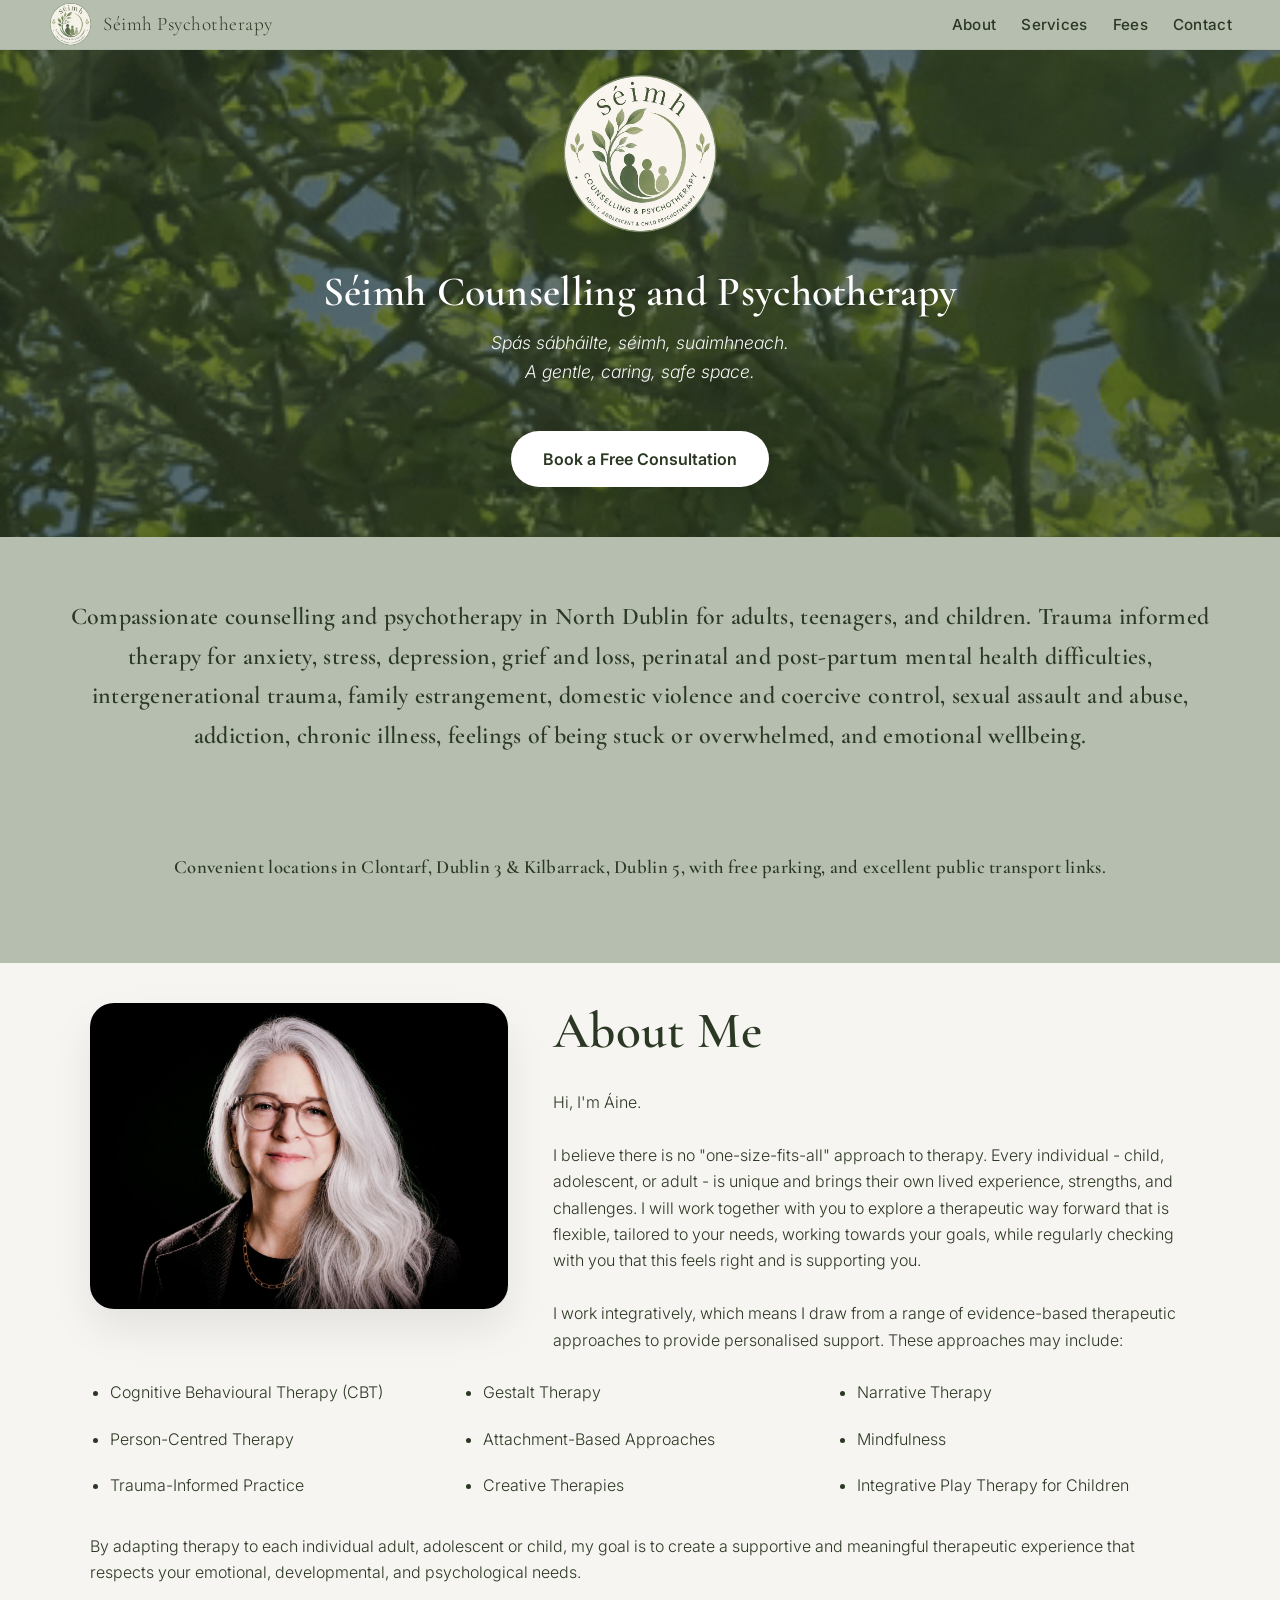
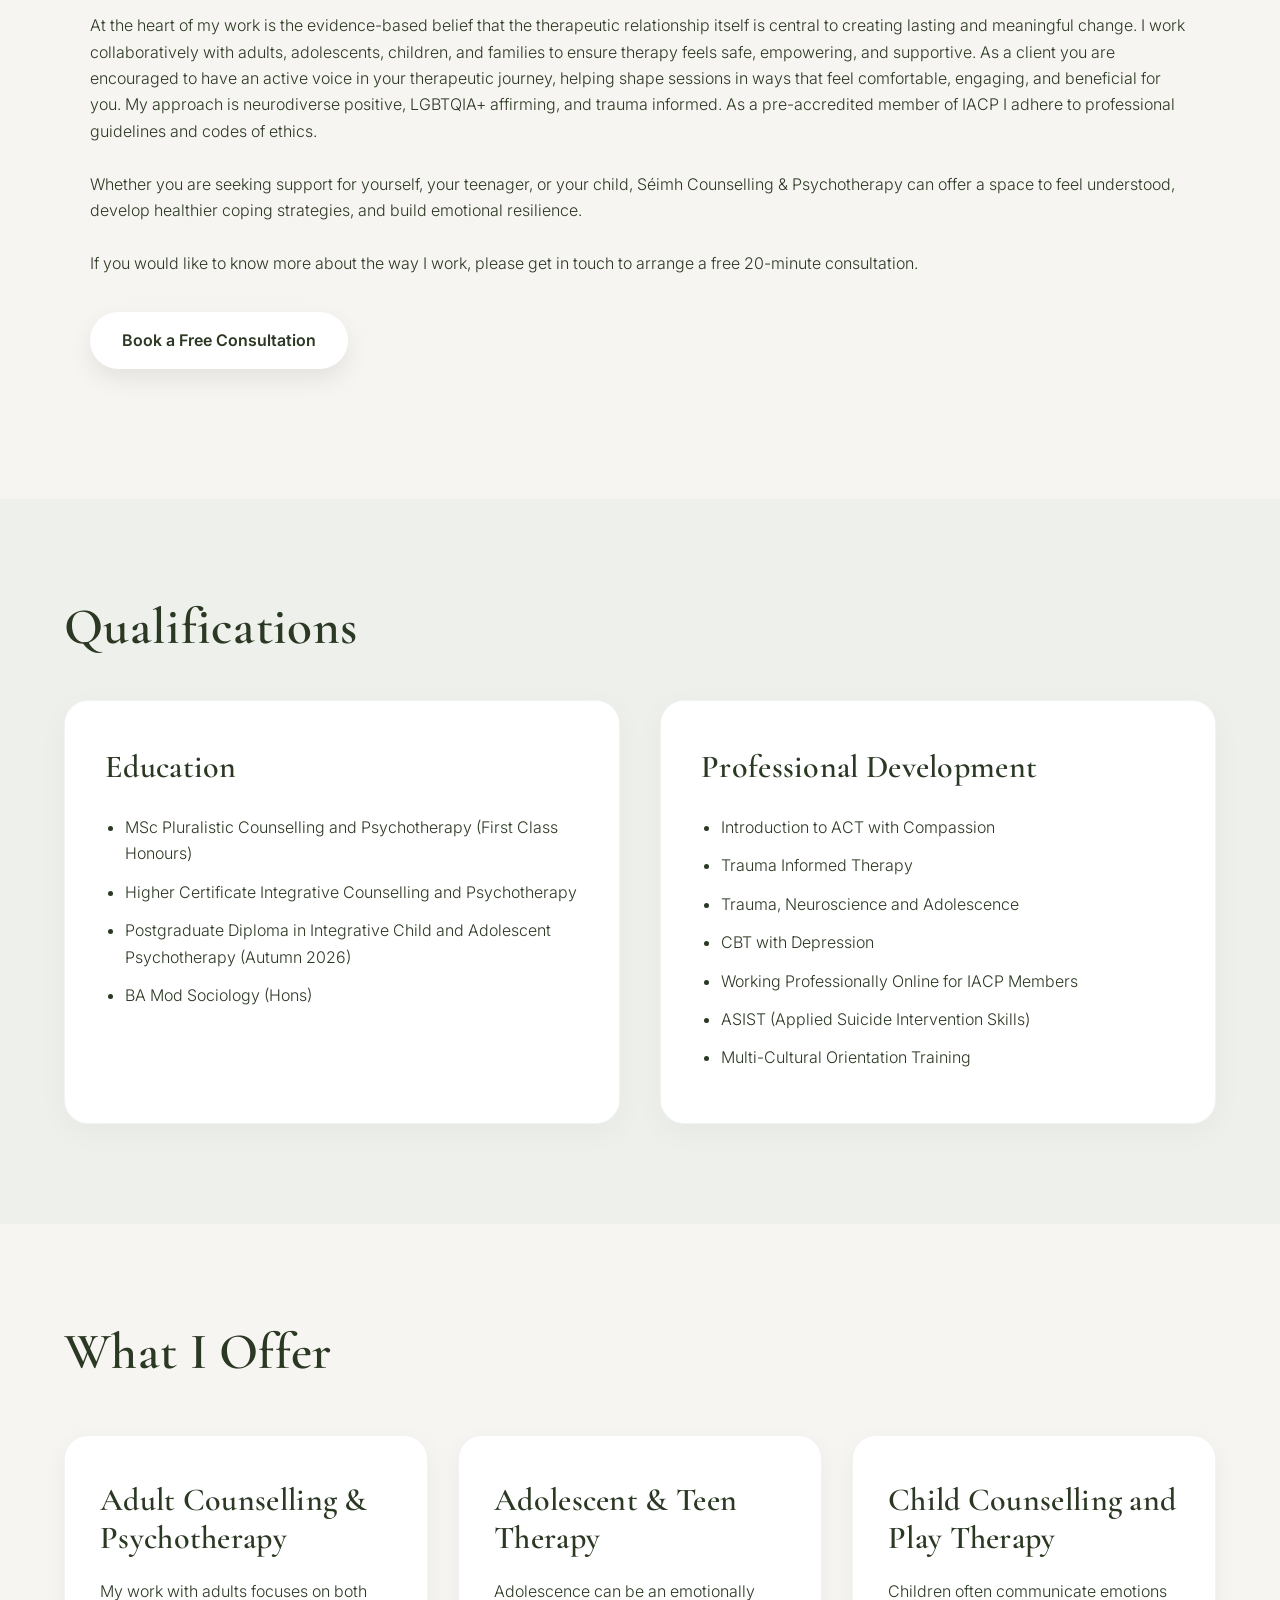
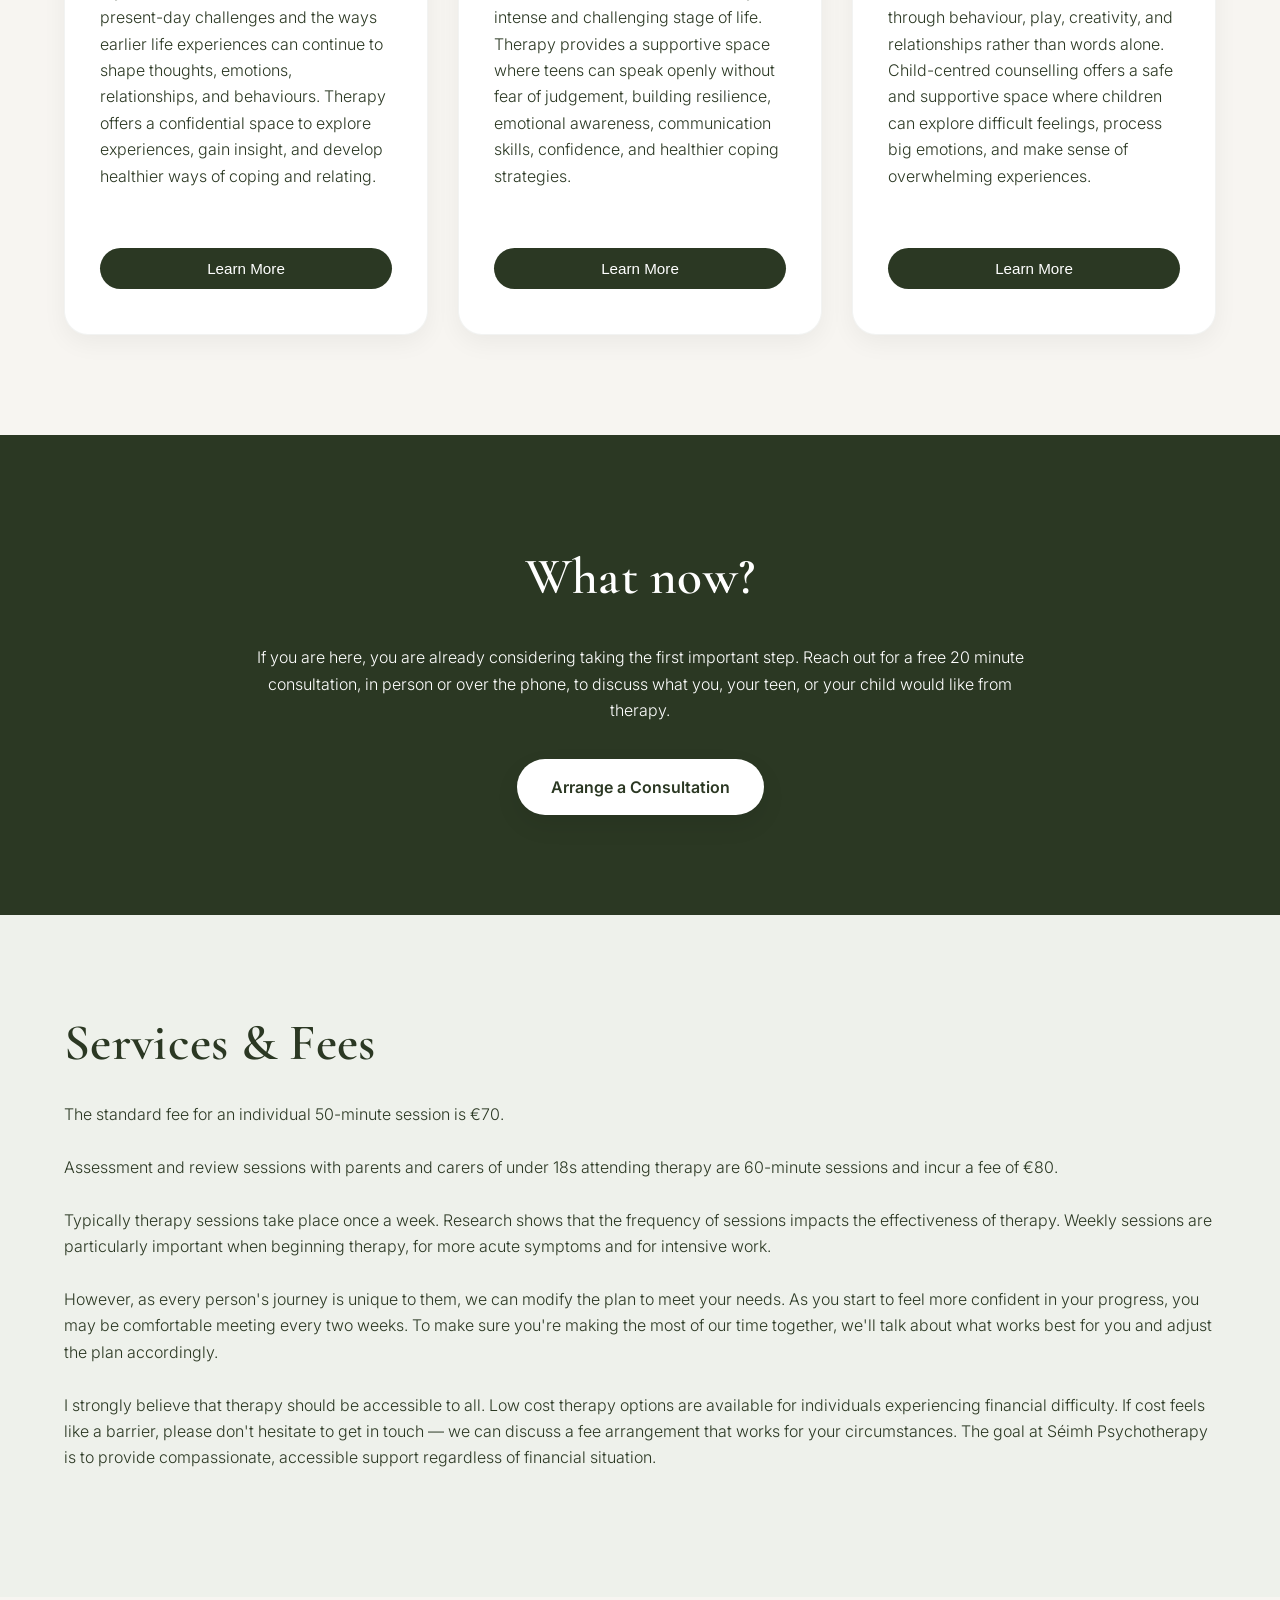
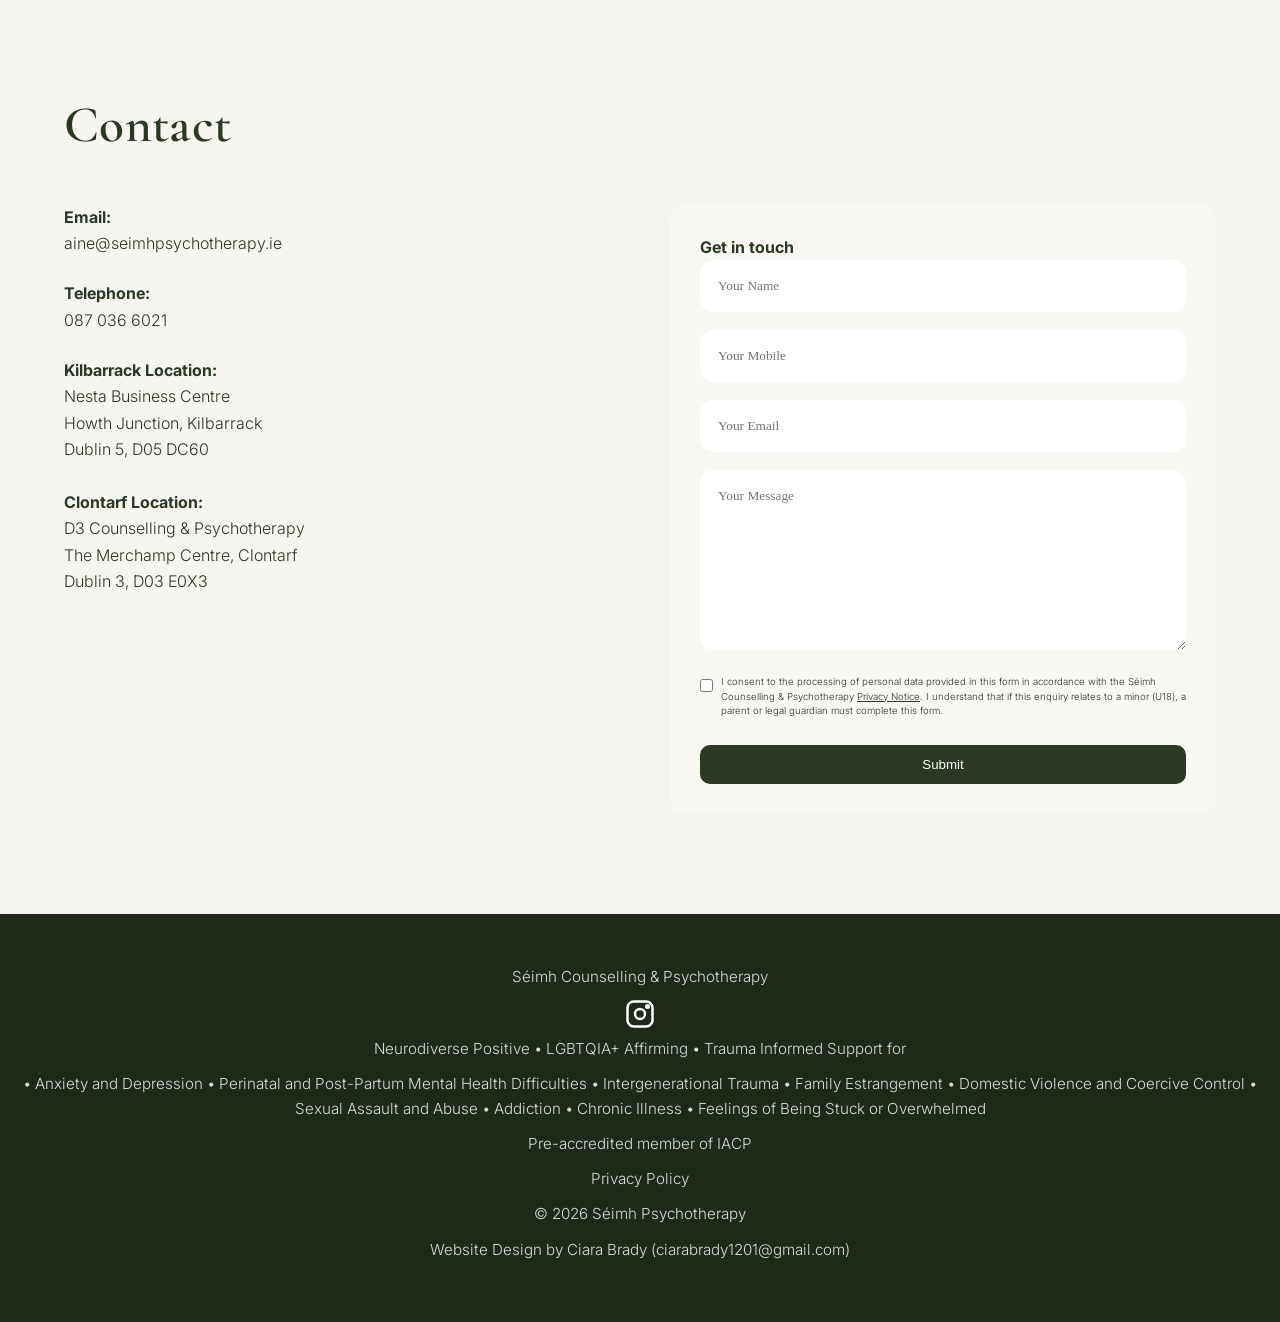
<file: index.html>
<!DOCTYPE html>
<html lang="en">
<head>
  <meta charset="UTF-8" />
  <meta name="viewport" content="width=device-width, initial-scale=1.0" />
  
  <!-- SEO Meta Tags -->
  <title>Séimh Psychotherapy - Trauma-Informed Counselling in Dublin | Adults, Teens & Children</title>
  <meta name="description" content="Compassionate, trauma-informed counselling and psychotherapy in North Dublin for adults, teenagers, and children. Flexible, evidence-based approaches to anxiety, depression, stress, and emotional wellbeing. Free consultation available. Locations in Clontarf & Kilbarrack.">
  <meta name="keywords" content="psychotherapy Dublin, counselling Dublin, trauma therapy, anxiety counselling, depression therapy, child therapy, play therapy, teen counselling, North Dublin psychotherapy, LGBTQIA+ affirming therapy, neurodiversity-positive counselling, low cost counselling Dublin">
  
  <!-- Open Graph tags for social sharing -->
  <meta property="og:title" content="Séimh Psychotherapy - Trauma-Informed Counselling in Dublin">
  <meta property="og:description" content="Compassionate counselling and psychotherapy in North Dublin for adults, teens, and children. Trauma-informed, evidence-based support.">
  <meta property="og:type" content="website">
  <meta property="og:url" content="https://seimhpsychotherapy.ie">
  <meta property="og:image" content="https://seimhpsychotherapy.ie/seimhlogo.png">

  <!-- Twitter Card tags -->
  <meta name="twitter:card" content="summary_large_image">
  <meta name="twitter:title" content="Séimh Psychotherapy - Counselling in Dublin">
  <meta name="twitter:description" content="Trauma-informed counselling and psychotherapy for adults, teens, and children in North Dublin">
  <meta name="twitter:image" content="https://seimhpsychotherapy.ie/seimhlogo.png">

  <!-- Canonical URL -->
  <link rel="canonical" href="https://seimhpsychotherapy.ie/">
  
  <!-- Google Site Verification -->
  <meta name="google-site-verification" content="YT8yvxGuW9EEth0YtGg4yQvpJFpPBeUbXXwi4RRUar8" />
  
  <!-- Favicon Links -->
  <link rel="apple-touch-icon" sizes="180x180" href="favicon/apple-touch-icon.png">
  <link rel="icon" type="image/png" sizes="32x32" href="favicon/favicon-32x32.png">
  <link rel="icon" type="image/png" sizes="16x16" href="favicon/favicon-16x16.png">
  <link rel="manifest" href="favicon/site.webmanifest">
  
  <!-- Stylesheets -->
  <link rel="stylesheet" href="styles.css">
  
  <!-- Cormorant Font Links -->
  <link rel="preconnect" href="https://fonts.googleapis.com">
  <link rel="preconnect" href="https://fonts.gstatic.com" crossorigin>
  <link href="https://fonts.googleapis.com/css2?family=Cormorant+Garamond:wght@400;500;600&family=Inter:wght@300;400;500;600&display=swap" rel="stylesheet">

  <!-- Schema Markup (JSON-LD) -->
  <script type="application/ld+json">
  {
    "@context": "https://schema.org",
    "@type": "LocalBusiness",
    "name": "Séimh Psychotherapy",
    "description": "Trauma-informed counselling and psychotherapy in North Dublin for adults, teenagers, and children",
    "url": "https://seimhpsychotherapy.ie",
    "telephone": "+353 87 036 6021",
    "email": "aine@seimhpsychotherapy.ie",
    "image": "https://seimhpsychotherapy.ie/seimhlogo.png",
    "address": [
      {
        "@type": "PostalAddress",
        "streetAddress": "Nesta Business Centre, Howth Junction",
        "addressLocality": "Kilbarrack",
        "addressRegion": "Dublin",
        "postalCode": "D05 DC60",
        "addressCountry": "IE"
      },
      {
        "@type": "PostalAddress",
        "streetAddress": "The Merchamp Centre",
        "addressLocality": "Clontarf",
        "addressRegion": "Dublin",
        "postalCode": "D03 E0X3",
        "addressCountry": "IE"
      }
    ],
    "priceRange": "€70-€80",
    "areaServed": [
      {
        "@type": "City",
        "name": "Dublin"
      },
      {
        "@type": "City",
        "name": "North Dublin"
      }
    ],
    "serviceType": [
      "Psychotherapy",
      "Counselling",
      "Mental Health Support",
      "Play Therapy",
      "Trauma-Informed Therapy",
      "Child Therapy",
      "Adolescent Therapy",
      "Adult Counselling"
    ],
    "sameAs": [
      "https://instagram.com/seimh_psychotherapy"
    ],
    "availableLanguage": ["en", "ga"],
    "knowsAbout": [
      "Anxiety Counselling",
      "Depression Therapy",
      "Trauma Therapy",
      "Child Psychology",
      "Adolescent Mental Health",
      "LGBTQIA+ Affirming Therapy",
      "Neurodiversity-Positive Counselling",
      "Cognitive Behavioural Therapy",
      "Gestalt Therapy",
      "Narrative Therapy",
      "Person-Centred Therapy"
    ]
  }
  </script>

  <!-- Organization Schema -->
  <script type="application/ld+json">
  {
    "@context": "https://schema.org",
    "@type": "Organization",
    "name": "Séimh Psychotherapy",
    "url": "https://seimhpsychotherapy.ie",
    "logo": "https://seimhpsychotherapy.ie/seimhlogo.png",
    "sameAs": [
      "https://instagram.com/seimh_psychotherapy"
    ],
    "contact": {
      "@type": "ContactPoint",
      "contactType": "Customer Service",
      "telephone": "+353 87 036 6021",
      "email": "aine@seimhpsychotherapy.ie"
    }
  }
  </script>
</head>

<body>

<!-- Navigation Bar -->
<nav>
    <div class="nav-logo">
      <img src="/images/seimhlogo.png" alt="Séimh Psychotherapy">
    Séimh Psychotherapy
  </div>
  <div class="nav-links">
    <a href="#about">About</a>
    <a href="#services">Services</a>
    <a href="#fees">Fees</a>
    <a href="#contact">Contact</a>
  </div>
  
  <button
    class="hamburger"
    type="button"
    aria-label="Open navigation menu"
    aria-expanded="false"
    aria-controls="mobile-menu"
  >
    <span></span>
    <span></span>
    <span></span>
  </button>

  <div class="mobile-menu" id="mobile-menu">
    <a href="#about">About</a>
    <a href="#services">Services</a>
    <a href="#fees">Fees</a>
    <a href="#contact">Contact</a>
  </div>
</nav>


<!-- HERO -->
  
<section class="hero">
  <div class="hero-content">
    <img src="/images/seimhlogo.png" alt="Séimh Psychotherapy Logo" class="logo">

    <h1>Séimh Counselling and Psychotherapy</h1>
    <p class="tagline">
      Spás sábháilte, séimh, suaimhneach.<br>
      A gentle, caring, safe space.
    </p>
    <a href="#contact" class="intro-btn">Book a Free Consultation</a>
  </div>
</section>

  <!-- INTRO -->

  <section class="intro reveal">
    <div class="container">

      <h2 class="intro">Compassionate counselling and psychotherapy in North Dublin for adults, teenagers, and children. Trauma informed therapy for anxiety, stress, depression, grief and loss, perinatal and post-partum mental health difficulties, intergenerational trauma, family estrangement, domestic violence and coercive control, sexual assault and abuse, addiction, chronic illness, feelings of being stuck or overwhelmed, and emotional wellbeing.</h2>
      <br>
      <h3 class="intro">Convenient locations in Clontarf, Dublin 3 & Kilbarrack, Dublin 5, with free parking, and excellent public transport links.</h3>
    </div>
  </section>
<!-- ABOUT ME -->
<section id="about" class="reveal">
  <div class="container about">

    <div class="about-image">
    <img src="images/website_head_shot.PNG" alt="Áine, Psychotherapist at Séimh">
    </div>
    <div class="about-text">
      <h2 class="section-title">About Me</h2>
        <p>
          Hi, I'm Áine.
        </p>
      <br>
        <p>
          I believe there is no "one-size-fits-all" approach to therapy. Every individual - child,
          adolescent, or adult - is unique and brings their own lived experience, strengths, and
          challenges. I will work together with you to explore a therapeutic way forward that is flexible, tailored to your needs, 
          working towards your goals, while regularly checking with you that this feels right and is supporting you.  
        </p>
      <br>
      <p>
        I work integratively, which means I draw from a range of evidence-based therapeutic approaches
        to provide personalised support. These approaches may include:
      </p>
      <br>
      <ul class="therapy-list">
        <li>Cognitive Behavioural Therapy (CBT)</li>
        <li>Gestalt Therapy</li>
        <li>Narrative Therapy</li>
        <li>Person-Centred Therapy</li>
        <li>Attachment-Based Approaches</li>
        <li>Mindfulness</li>
        <li>Trauma-Informed Practice</li>
        <li>Creative Therapies</li>
        <li>Integrative Play Therapy for Children</li>
      </ul>
      <br>
      <p>By adapting therapy to each individual adult, adolescent or child, my goal is to create a supportive and
      meaningful therapeutic experience that respects your emotional,
      developmental, and psychological needs.</p>
      <br>
      <p>
      At the heart of my work is the evidence-based belief that the therapeutic relationship
      itself is central to creating lasting and meaningful change. I work collaboratively with
      adults, adolescents, children, and families to ensure therapy feels safe, empowering,
      and supportive. As a client you are encouraged to have an active voice in your therapeutic
      journey, helping shape sessions in ways that feel comfortable, engaging, and
      beneficial for you. My approach is neurodiverse positive, LGBTQIA+ affirming, and
      trauma informed.  As a pre-accredited member of IACP I adhere to professional guidelines
      and codes of ethics.  </p>
      <br>
      <p>Whether you are seeking support for yourself, your teenager, or your child, Séimh Counselling & Psychotherapy
      can offer a space to feel understood, develop healthier coping strategies, and build
      emotional resilience.</p>
      <br>
      <p>If you would like to know more about the way I work, please get in touch to arrange a
      free 20-minute consultation.</p>
      <br>
      <a href="#contact" class="intro-btn">Book a Free Consultation</a>
      </div>
    </div>
</section>
  
   <!-- QUALIFICATIONS -->
  <section class="qualifications reveal">
    <div class="container">
      <h2 class="section-title">Qualifications</h2>
      <div class="qual-grid">
        <div class="card">
          <h3>Education</h3>
          <ul>
            <li>MSc Pluralistic Counselling and Psychotherapy (First Class Honours)</li>
            <li>Higher Certificate Integrative Counselling and Psychotherapy</li>
            <li>Postgraduate Diploma in Integrative Child and Adolescent Psychotherapy (Autumn 2026)</li>
            <li>BA Mod Sociology (Hons)</li>
          </ul>
        </div>

        <div class="card">
          <h3>Professional Development</h3>
          <ul>
            <li>Introduction to ACT with Compassion</li>
            <li>Trauma Informed Therapy</li>
            <li>Trauma, Neuroscience and Adolescence</li>
            <li>CBT with Depression</li>
            <li>Working Professionally Online for IACP Members</li>
            <li>ASIST (Applied Suicide Intervention Skills)</li>
            <li>Multi-Cultural Orientation Training</li>
          </ul>
        </div>
      </div>
    </div>
  </section>

  <!-- SERVICES -->

   <section id="services">
    <div class="container">
      <h2 class="section-title">What I Offer</h2>
      <div class="services-grid">
        <div class="flip-card reveal">
          <div class="flip-card-inner">
            <!-- Adult Counselling Card -->
            <!-- FRONT -->
            <div class="flip-card-front service-card">
              <h3>Adult Counselling & Psychotherapy</h3>
              <p>
                  My work with adults focuses on both present-day challenges and the ways earlier life
                  experiences can continue to shape thoughts, emotions, relationships, and
                  behaviours. Therapy offers a confidential space to explore experiences, gain insight, and develop
              healthier ways of coping and relating.</p>
              
              <button class="service-btn flip-btn">Learn More</button>
          </div>
  
            <!-- BACK -->
            <div class="flip-card-back service-card">
              <img class="flip-card-img" src="images/adult_therapy.JPG" alt="Adult therapy session">
             
              <p>I work with adults experiencing:</p>
              <ul>
                <li>Anxiety and depression</li>
                <li>Perinatal and post-partum mental health difficulties</li>
                <li>Intergenerational trauma</li>
                <li>Family estrangement</li>
                <li>Domestic violence, coercive control, narcissistic abuse</li>
                <li>Sexual assault and abuse</li>
                <li>Addiction</li>
                <li>Chronic illness</li>
                <li>Feelings of being stuck or overwhelmed</li>
                <li>Stress, burnout, and emotional difficulties</li>
                <li>Complex trauma</li>
                </ul>
              <button class="service-btn back-btn">Back</button>
            </div>
          </div>
        </div>
        
        <div class="flip-card reveal">
          <div class="flip-card-inner">
            <!-- Adolescent Counselling Card -->
            <!-- FRONT -->
            <div class="flip-card-front service-card">
              <h3>Adolescent & Teen Therapy</h3>
              <p>Adolescence can be an emotionally intense and challenging stage of life. Therapy 
              provides a supportive space where teens can speak openly without fear of judgement, 
              building resilience, emotional awareness, communication skills, 
              confidence, and healthier coping strategies.</p>
              <button class="service-btn flip-btn">Learn More</button>
          </div>
  
            <!-- BACK -->
            <div class="flip-card-back service-card">
              <img class="flip-card-img" src="images/adolescent_therapy.PNG" alt="Teen therapy support">
             <p>My approach to adolescent psychotherapy supports young
              people through talk therapy, creative expression, art, storytelling, sensory-informed
              interventions, and reflective exploration. </p>
              <p>Adolescent therapy can support young people experiencing:</p>
              <ul>
                <li>Anxiety and school-related stress</li>
                <li>Exam pressure</li>
                <li>Social anxiety</li>
                <li>Bullying</li>
                <li>Emotional regulation difficulties</li>
                <li>Low confidence and self-esteem</li>
                <li>Friendship difficulties</li>
                <li>Family conflict</li>
                <li>Identity and self-image concerns</li>
                <li>Anger and frustration</li>
                <li>Low mood and depression</li>
                <li>Neurodiversity-related challenges</li>
              </ul>
              <button class="service-btn back-btn">Back</button>
            </div>
          </div>
        </div>
        
              <div class="flip-card reveal">
          <div class="flip-card-inner">
            <!-- Child Counselling Card -->
            <!-- FRONT -->
            <div class="flip-card-front service-card">
              <h3>Child Counselling and Play Therapy</h3>
              <p>Children often communicate emotions through behaviour, play, creativity, and
              relationships rather than words alone. Child-centred counselling offers a safe and
              supportive space where children can explore difficult feelings, process big emotions, and make sense of
              overwhelming experiences.</p>
              
              
              <button class="service-btn flip-btn">Learn More</button>
          </div>
  
            <!-- BACK -->
            <div class="flip-card-back service-card">
              <img class="flip-card-img" src="images/childrens_therapy.JPG" alt="Child play therapy">
              <p>In association with D3 Counselling & Psychotherapy, our Kilbarrack therapy room includes a dedicated therapeutic  
              space for children, supporting creative approaches such as integrative play therapy, CBT-informed interventions, 
              art, storytelling, and sensory-informed work helping children develop emotional understanding, coping skills,
              confidence, resilience, and a stronger sense of self.</p>
              <p>Therapy can help children with:</p>
              <ul>
                <li>Anxiety and worries</li>
                <li>Emotional outbursts</li>
                <li>Behavioural difficulties</li>
                <li>School-related stress</li>
                <li>Neurodiversity-related challenges</li>
                <li>Family separation or change</li>
                <li>Grief and loss</li>
                <li>Friendship and social difficulties</li>
                <li>Low confidence and self esteem</li>
                <li>Emotional regulation difficulties</li>
                <li>Life transitions and change</li>
              </ul>
              <button class="service-btn back-btn">Back</button>
            </div>
          </div>
        </div>
      </div>
  </section>

   <!-- CTA -->

   <section class="cta reveal">
    <div class="container">
      <h2>What now?</h2>
      <p>
        If you are here, you are already considering taking the first important step.
        Reach out for a free 20 minute consultation, in person or over the phone,
        to discuss what you, your teen, or your child would like from therapy.
      </p>
      <a href="#contact" class="btn">
        Arrange a Consultation
      </a>
    </div>
  </section>

  <!-- FEES -->

   <section class="fees" id="fees">
    <div class="container reveal">
      <h2 class="section-title">Services & Fees</h2>
      <p>
        The standard fee for an individual 50-minute session is €70.  
      </p>
      <br>
      <p>
        Assessment and review sessions with parents and carers of under 18s attending therapy are 60-minute sessions and incur
        a fee of €80.</p>
      <br>
      <p>Typically therapy sessions take place once a week. Research shows that the frequency of sessions impacts the effectiveness
        of therapy.  Weekly sessions are particularly important when beginning therapy, for more acute symptoms and for intensive work.  
        </p>
      <br>
      <p>However, as every person's journey is unique to them, we can modify the plan to meet your needs. As you start to feel more 
        confident in your progress, you may be comfortable meeting every two weeks. To make sure you're making the most of our time 
        together, we'll talk about what works best for you and adjust the plan accordingly.
      </p>
      <br>
      <p>
        I strongly believe that therapy should be accessible to all. Low cost therapy options are available
        for individuals experiencing financial difficulty. If cost feels like a barrier, 
        please don't hesitate to get in touch — we can discuss a fee arrangement 
        that works for your circumstances. The goal at Séimh Psychotherapy is to provide 
        compassionate, accessible support regardless of financial situation.
      </p>
      <br>
    </div>
  </section>


<!-- CONTACT -->
  
  <section id="contact">
    <div class="container reveal">
      <h2 class="section-title">Contact</h2>
      <div class="contact-wrapper">
        <div class="contact-details reveal">
          <p>
            <strong>Email:</strong><br>
            <a href="mailto:aine@seimhpsychotherapy.ie">aine@seimhpsychotherapy.ie</a>
          </p>
          <p>
            <strong>Telephone:</strong><br>
            <a href="tel:+353870366021">087 036 6021</a>
          </p>
          <p>
            <strong>Kilbarrack Location:</strong><br>
            <a href="https://maps.app.goo.gl/Qz6X86q8RX1bacdT6" target="_blank" rel="noopener noreferrer">
              Nesta Business Centre<br>
              Howth Junction, Kilbarrack<br>
              Dublin 5, D05 DC60
            </a>
            <br><br>
            
            <strong>Clontarf Location:</strong><br>
            <a href="https://maps.app.goo.gl/Lyna7u1jPYTK6y1H7" target="_blank" rel="noopener noreferrer">
              D3 Counselling & Psychotherapy<br>
              The Merchamp Centre, Clontarf<br>
              Dublin 3, D03 E0X3
            </a>
          </p>
        </div>
    <!-- CONTACT FORM -->
    <form id="form">
        <fieldset>
        <legend><strong>Get in touch</strong></legend>
          <input type="text" name="name" placeholder="Your Name" required>
          <input type="tel" name="telephone" placeholder="Your Mobile" required>
          <input type="email" name="email" placeholder="Your Email" required>
          <textarea name="message" placeholder="Your Message" required></textarea>
          <div class="consent-group">
            <label class="consent-label" for="consent">
              <input type="checkbox" id="consent" name="consent" required>
              <span>
                I consent to the processing of personal data provided in this form in accordance with the Séimh Counselling & Psychotherapy <a href="privacypolicy.html">Privacy Notice</a>.
             I understand that if this enquiry relates to a minor (U18), a parent or legal guardian must complete this form. </span>
            </label>
          </div>
          <br>
          <button type="submit">Submit</button>
        </fieldset>
      <div class="h-captcha" data-captcha="true"></div>
    </form>
  </div>
</section>

  <!-- FOOTER -->
  
  <footer>
    <p>Séimh Counselling & Psychotherapy</p>

    <!-- Instagram Logo -->
    <a 
    href="https://instagram.com/seimh_psychotherapy" 
    target="_blank" 
    rel="noopener noreferrer"
    class="instagram-link"
    aria-label="Follow Séimh Psychotherapy on Instagram">
    <svg
      xmlns="http://www.w3.org/2000/svg"
      viewBox="0 0 24 24"
      fill="none"
      stroke="white"
      stroke-width="2"
      stroke-linecap="round"
      stroke-linejoin="round"
      class="instagram-icon">
    <rect x="2" y="2" width="20" height="20" rx="5" ry="5"></rect>
    <circle cx="12" cy="12" r="4"></circle>
    <circle cx="18" cy="6" r="1"></circle>
  </svg>
  </a>
    
    <p>
      Neurodiverse Positive • LGBTQIA+ Affirming • Trauma Informed Support for </p>
    <p>• Anxiety and Depression • Perinatal and Post-Partum Mental Health Difficulties • Intergenerational Trauma • Family Estrangement •
      Domestic Violence and Coercive Control • Sexual Assault and Abuse • Addiction • Chronic Illness • 
      Feelings of Being Stuck or Overwhelmed
    </p>
    <p> Pre-accredited member of IACP 
    </p>
    <p>
      <a href="privacypolicy.html" class="privacy-policy-link">Privacy Policy</a>
    </p>
    <p>
      © 2026 Séimh Psychotherapy
    </p>
    <p>
      Website Design by Ciara Brady (ciarabrady1201@gmail.com)
    </p>
  </footer>

<script>
document.addEventListener("DOMContentLoaded", () => {

  // -------------------------
  // CONTACT FORM
  // -------------------------
  const form = document.getElementById('form');
  const submitBtn = form.querySelector('button[type="submit"]');
  
  form.addEventListener('submit', async (e) => {
      e.preventDefault();
    
      const formData = new FormData(form);
      formData.append("access_key", "8a2b9f17-c66e-4a2a-a23b-9bfa90db6cab");
    
      const originalText = submitBtn.textContent;
      submitBtn.textContent = "Sending...";
      submitBtn.disabled = true;
    
      try {
          const response = await fetch("https://api.web3forms.com/submit", {
              method: "POST",
              body: formData
          });
        
          const data = await response.json();
        
          if (response.ok) {
              alert("Success! Your message has been sent.");
              form.reset();
          } else {
              alert("Error: " + data.message);
          }
        
      } catch (error) {
        console.error("Form submission error:", error);
        alert("Something went wrong. Please try again.");
        
      } finally {
          submitBtn.textContent = originalText;
          submitBtn.disabled = false;
      }
  });


  // -------------------------
  // REVEAL SCRIPT
  // -------------------------
    const elements = document.querySelectorAll(".reveal");
  
    const observer = new IntersectionObserver((entries) => {
      entries.forEach(entry => {
        
        if (entry.isIntersecting) {
          entry.target.classList.add("active");
          observer.unobserve(entry.target); 
        }
        
      });
    }, {
      threshold: 0.15
    });
  
    elements.forEach(el => observer.observe(el));

  // -------------------------
  // FLIP CARD SCRIPT
  // -------------------------

  document.querySelectorAll(".flip-btn").forEach(button => {
    
    button.addEventListener("click", () => {
      const card = button.closest(".flip-card");

      const backPanel = card.querySelector(".flip-card-back");
      backPanel.scrollTop = 0;

      card.classList.add("flipped");
    });
    
  });

  document.querySelectorAll(".back-btn").forEach(button => {
    
    button.addEventListener("click", () => {
      const card = button.closest(".flip-card");
      const backPanel = card.querySelector(".flip-card-back");
      
      backPanel.scrollTop = 0;
      card.classList.remove("flipped");
    });
  });

  // -------------------------
  // MOBILE NAVIGATION
  // -------------------------

  const hamburger = document.querySelector(".hamburger");
  const mobileMenu = document.querySelector("#mobile-menu");
  
  hamburger.addEventListener("click", () => {
    const isOpen = mobileMenu.classList.toggle("open")

    hamburger.setAttribute("aria-expanded", isOpen);
    hamburger.setAttribute(
      "aria-label",
      isOpen ? "Close navigation menu" : "Open navigation menu"
      );
  });

  mobileMenu.querySelectorAll("a").forEach((link) => {
  link.addEventListener("click", () => {
    mobileMenu.classList.remove("open");

    hamburger.setAttribute("aria-expanded", "false");
    hamburger.setAttribute("aria-label", "Open navigation menu");
  });
  });
});
</script>

<script src="https://web3forms.com/client/script.js" async defer></script>
  
</body>
</html>
</file>
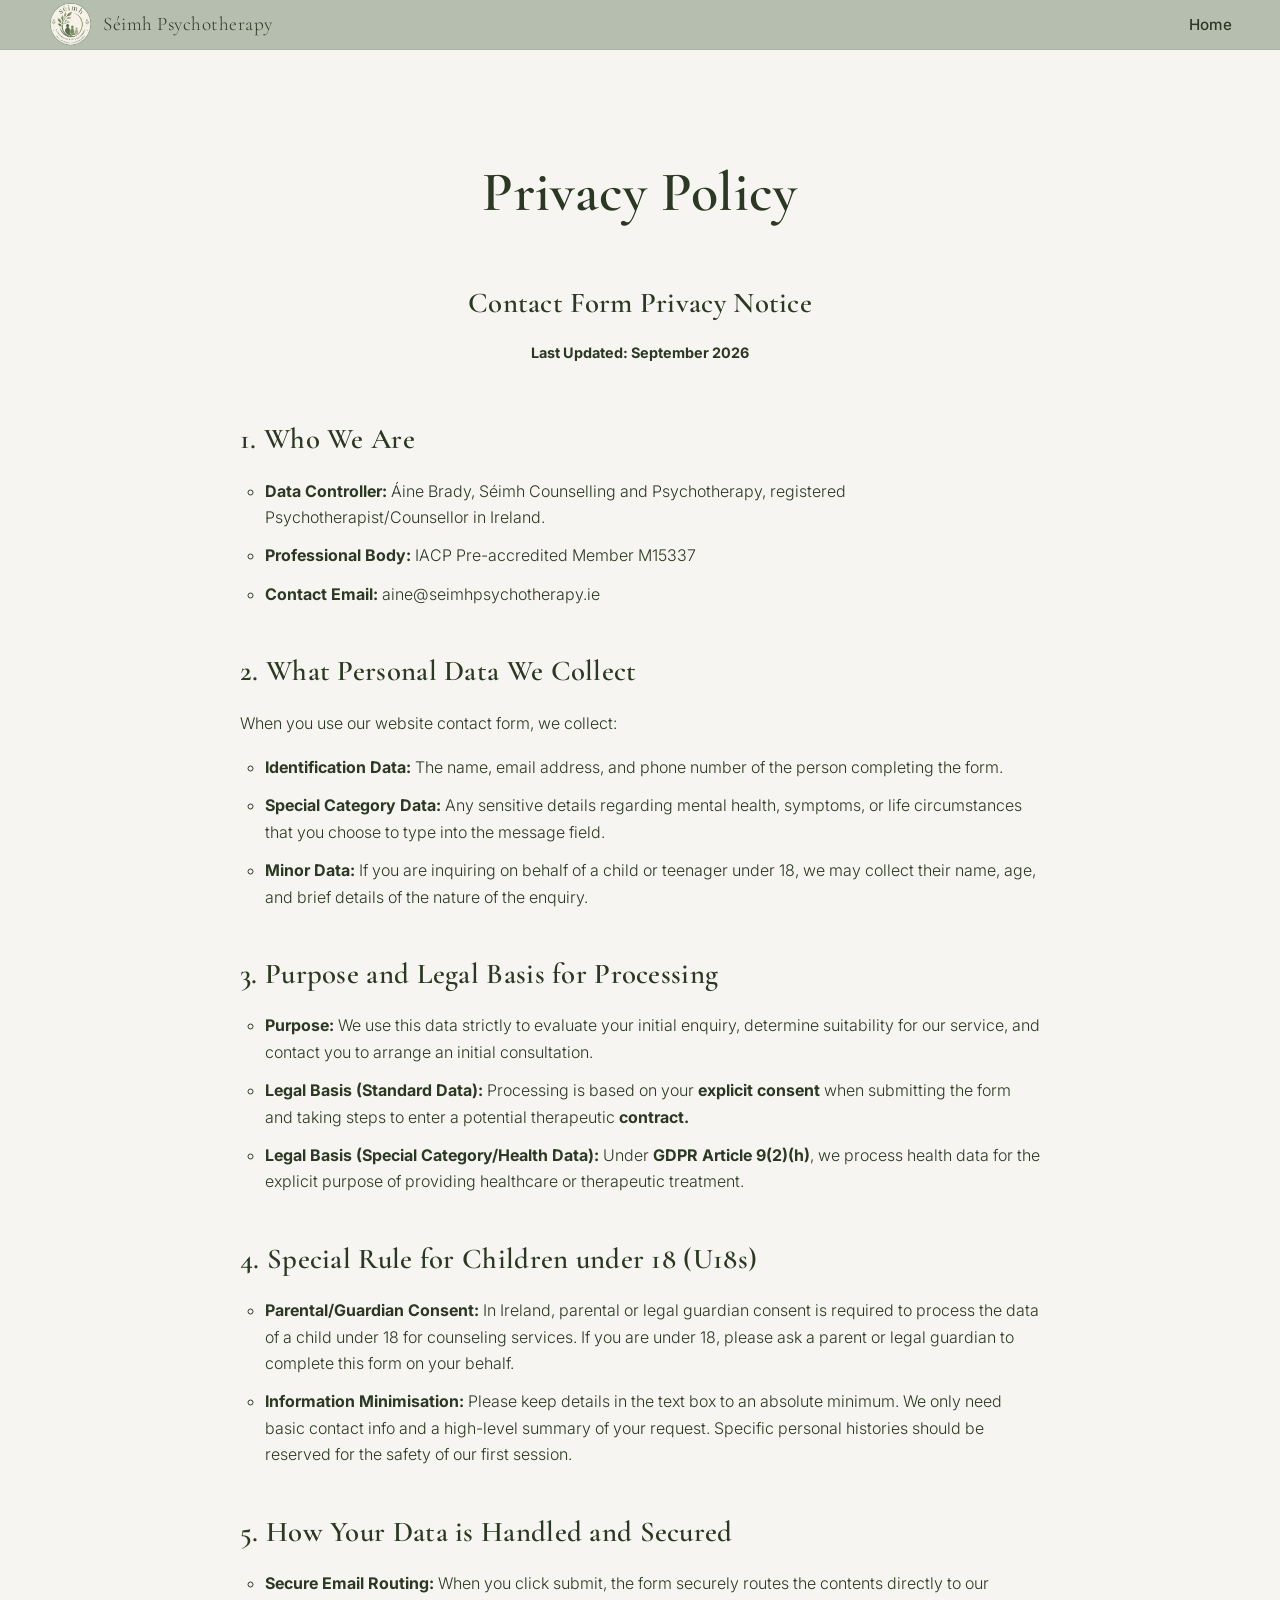
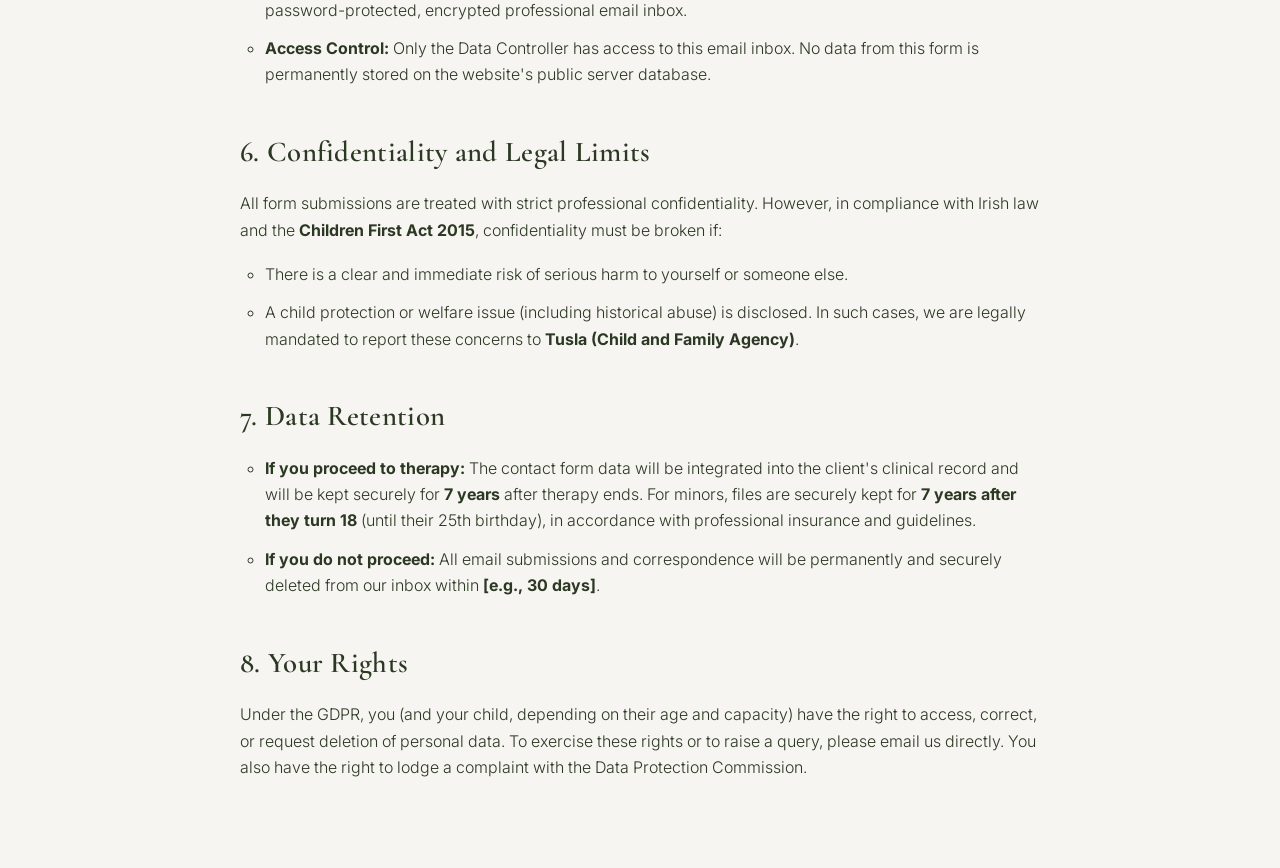
<file: privacypolicy.html>
<!DOCTYPE html>
<html lang="en">
<head>
  <meta charset="UTF-8" />
  <meta name="viewport" content="width=device-width, initial-scale=1.0" />
  
  <title>Séimh Psychotherapy - Privacy Policy</title>

    <!-- Favicon Links -->
  <link rel="apple-touch-icon" sizes="180x180" href="favicon/apple-touch-icon.png">
  <link rel="icon" type="image/png" sizes="32x32" href="favicon/favicon-32x32.png">
  <link rel="icon" type="image/png" sizes="16x16" href="favicon/favicon-16x16.png">
  <link rel="manifest" href="favicon/site.webmanifest">
  
  <!-- Stylesheets -->
  <link rel="stylesheet" href="styles.css">
  
  <!-- Cormorant Font Links -->
  <link rel="preconnect" href="https://fonts.googleapis.com">
  <link rel="preconnect" href="https://fonts.gstatic.com" crossorigin>
  <link href="https://fonts.googleapis.com/css2?family=Cormorant+Garamond:wght@400;500;600&family=Inter:wght@300;400;500;600&display=swap" rel="stylesheet">

  </head>

  <body>

<!-- Navigation Bar -->
<nav>
    <div class="nav-logo">
      <img src="/images/seimhlogo.png" alt="Séimh Psychotherapy">
    Séimh Psychotherapy
  </div>
  <div class="nav-links">
    <a href="index.html">Home</a>
  </div>
  
  <button
    class="hamburger"
    type="button"
    aria-label="Open navigation menu"
    aria-expanded="false"
    aria-controls="mobile-menu"
  >
    <span></span>
    <span></span>
    <span></span>
  </button>

  <div class="mobile-menu" id="mobile-menu">
    <a href="index.html">Home</a>
  </div>
</nav>

    <br>

    <section class="privacypolicy">
      <h1>Privacy Policy</h1>
      <h2>Contact Form Privacy Notice</h2>
      <p><strong>Last Updated: September 2026</strong></p>

      <h2>1. Who We Are</h2>
      <ul>
        <li><b>Data Controller: </b>Áine Brady, Séimh Counselling and Psychotherapy,
          registered Psychotherapist/Counsellor in Ireland.</li>
        <li><b>Professional Body: </b>IACP Pre-accredited Member M15337</li>
        <li><b>Contact Email: </b>aine@seimhpsychotherapy.ie</li>
      </ul>

      <h2>2. What Personal Data We Collect</h2>
      <p>When you use our website contact form, we collect:</p>
      <ul>
        <li><b>Identification Data: </b>The name, email address, and phone number of the person completing the form.</li>
        <li><b>Special Category Data: </b>Any sensitive details regarding mental health, symptoms, or life circumstances 
          that you choose to type into the message field.</li>
        <li><b>Minor Data: </b>If you are inquiring on behalf of a child or teenager under 18, we may collect their name, 
          age, and brief details of the nature of the enquiry.</li>
      </ul>

      <h2>3. Purpose and Legal Basis for Processing</h2>
      <ul>
        <li><b>Purpose: </b>We use this data strictly to evaluate your initial enquiry, determine suitability 
        for our service, and contact you to arrange an initial consultation.</li>
        <li><b>Legal Basis (Standard Data):</b> Processing is based on your <b>explicit consent</b> when submitting the form 
          and taking steps to enter a potential therapeutic <b>contract.</b></li>
        <li><b>Legal Basis (Special Category/Health Data): </b>Under <b>GDPR Article 9(2)(h)</b>, we process health data for the explicit 
          purpose of providing healthcare or therapeutic treatment.</li>
      </ul>

      <h2>4. Special Rule for Children under 18 (U18s)</h2>
      <ul>
        <li><b>Parental/Guardian Consent: </b>In Ireland, parental or legal guardian consent is required to process the data of a child 
          under 18 for counseling services. If you are under 18, please ask a parent or legal guardian to complete this form on your behalf.</li>
        <li><b>Information Minimisation: </b>Please keep details in the text box to an absolute minimum. We only need basic contact info and a 
          high-level summary of your request. Specific personal histories should be reserved for the safety of our first session.</li>
      </ul>

      <h2>5. How Your Data is Handled and Secured</h2>
      <ul>
        <li><b>Secure Email Routing: </b>When you click submit, the form securely routes the contents directly 
          to our password-protected, encrypted professional email inbox.</li>
        <li><b>Access Control: </b>Only the Data Controller has access to this email inbox. No data from this 
          form is permanently stored on the website's public server database.</li>
      </ul>

      <h2>6. Confidentiality and Legal Limits</h2>
      <p>All form submissions are treated with strict professional confidentiality. However, in
        compliance with Irish law and the <b>Children First Act 2015</b>, confidentiality must be broken if:</p>
      <ul>
        <li>There is a clear and immediate risk of serious harm to yourself or someone else.</li>
        <li>A child protection or welfare issue (including historical abuse) is disclosed. In such cases, 
          we are legally mandated to report these concerns to <b>Tusla (Child and Family Agency)</b>.</li>
      </ul>

      <h2>7. Data Retention</h2>
      <ul>
        <li><b>If you proceed to therapy:</b> The contact form data will be integrated into the 
          client's clinical record and will be kept securely for <b>7 years</b> after therapy ends. 
          For minors, files are securely kept for <b>7 years after they turn 18</b> (until their 
          25th birthday), in accordance with professional insurance and guidelines.</li>
        <li><b>If you do not proceed:</b> All email submissions and correspondence will be permanently and 
          securely deleted from our inbox within <b>[e.g., 30 days]</b>.</li>
      </ul>

      <h2>8. Your Rights</h2>
      <p>Under the GDPR, you (and your child, depending on their age and capacity) have the right to access, 
        correct, or request deletion of personal data. To exercise these rights or to raise a query, please email us directly. 
        You also have the right to lodge a complaint with the <a href="https://www.dataprotection.ie/en"> Data Protection Commission.</a></p>

    </section>
</html>
</file>
<file: styles.css>
*{
      margin:0;
      padding:0;
      box-sizing:border-box;
    }

      html{
    scroll-behavior:smooth;
      }

    body{
      font-family:'Inter', sans-serif;
      background:#f7f5f1;
      color:#2b3823;
      padding-top:50px;
      line-height:1.65;
      font-weight:300;
      overflow-x:hidden;
    }
    
    h1,h2,h3{
      font-family:'Cormorant Garamond', serif;
      font-weight:600;
      color:#2b3823;
      letter-spacing:0.3px;
    }

    .reveal{
      opacity:0;
      transform:translateY(20px);
      transition:all 0.8s ease;
    }
    
    .reveal.active{
      opacity:1;
      transform:translateY(0);
    }

    @media (prefers-reduced-motion: reduce){
    *{
      animation:none !important;
      transition:none !important;
      scroll-behavior:auto !important;
    }}

    a{
      text-decoration:none;
      color:inherit;
    }

    img{
      max-width:100%;
      display:block;
    }

    .container{
      width:90%;
      max-width:1200px;
      margin:auto;
    }
    
    section{
    padding:100px 0;
    position:relative;
  }

  section::after{
    content:"";
    width:80px;
    height:1px;
    background:#d7ddd2;
    position:absolute;
    bottom:0;
    left:50%;
    display:none;
    transform:translateX(-50%);
  }

  section:last-of-type::after{
    display:none;
  }

    /* NAVBAR */
    
    nav{
      position:fixed;
      top:0;
      width:100%;
      height:50px;
      background:#B6BFAF;
      backdrop-filter:blur(10px);
      display:flex;
      justify-content:space-between;
      align-items:center;
      padding:0px 48px;
      z-index:999;
      border-bottom:1px solid rgba(43,56,35,0.08);
    }

    .nav-logo img{
    height:45px;
    width:auto;
    opacity:0.95;
    object-fit:contain;
    border-radius:50%;
  }

    .nav-logo{
    display:flex;
    align-items:center;
    gap:10px;
    font-family:'Cormorant Garamond', serif;
    font-size:1.2rem;
    letter-spacing:0.5px;
    }

    .nav-links{
      display:flex;
      gap:25px;
    }

    .nav-links a:hover{
      opacity:0.6;
    }

    .nav-links a{
      position:relative;
      font-weight:500;
      font-size:0.95rem;
      letter-spacing:0.3px;
    }
    
    .nav-links a::after{
      content:"";
      position:absolute;
      left:0;
      bottom:-6px;
      width:0;
      height:1px;
      background:#2b3823;
      transition:width 0.3s ease;
    }
    
    .nav-links a:hover::after{
      width:100%;
    }

.mobile-menu {
  display: none;
}

.hamburger {
  display: none;
  width: 34px;
  height: 44px;
  padding: 8px;
  border: none;
  background: transparent;
  cursor: pointer;
  flex-direction: column;
  justify-content: center;
  align-items: center;
  gap: 5px;
}

.hamburger span {
  display: block;
  width: 24px;
  height: 2px;
  background: #2b3823;
  transition: all 0.3s ease;
}

    /* HERO */

    .hero{
      position:relative;
      min-height:20vh;
      background:
        linear-gradient(rgba(43,56,35,0.65), rgba(43,56,35,0.65)),
        url('/images/leaves.gif') center/cover no-repeat;
      display:flex;
      align-items:center;
      justify-content:center;
      text-align:center;
      color:white;
      padding:0px 20px 10px;
    }

    .hero-content{
      max-width:850px;
      padding:10px;
      animation:fadeInUp 1.2s ease;
    }
    
    .logo{
      width:170px;
      height:170px;
      object-fit:cover;
      margin:0 auto 30px;
      margin-top: 10px;
    }

    .hero h1{
      font-size:2.6rem;
      color:white;
      margin-bottom:12px;
      line-height:1.1;
    }

    .tagline{
      font-size:1.3rem;
      margin-bottom:35px;
      font-style:italic;
      color:#f4f4f4;
    }

      .hero p{
    font-size:1.1rem;
    margin-bottom:35px;
  }

  .btn{
    display:inline-block;
    background:white;
    color:#2b3823;
    padding:15px 34px;
    border-radius:50px;
    font-weight:600;
    transition:all 0.35s ease;
    box-shadow:0 10px 25px rgba(0,0,0,0.08);
  }

      .btn:hover{
    background:#dfe6da;
    transform:translateY(-3px);
    box-shadow:0 15px 35px rgba(0,0,0,0.12);
  }

    /* INTRO */
    .intro {
      background: #B6BFAF;
      padding-top: 30px;
      padding-bottom:40px;
      text-align: center;
    } 

    .intro-btn{
      display:inline-block;
      background:white;
      color:#2b3823;
      padding:15px 32px;
      border-radius:50px;
      font-weight:600;
      transition:all 0.35s ease;
      box-shadow:0 10px 25px rgba(0,0,0,0.08);
      margin:10px 0 30px;
    }

    /* ABOUT */

.about{
   position:relative;
   display:block;
   max-width:1100px;
   padding-top:0px;
}

#about{
  padding-top:40px;
}

.about-image{
  float:left;
  width:38%;
  margin:0 45px 25px 0;
}

.about-image img{
  width:100%;
  border-radius:24px;
  box-shadow:0 20px 40px rgba(0,0,0,0.08);
}

  .therapy-list {
    display: grid;
    grid-template-columns: repeat(3, 1fr);
    gap: 12px 40px;
    padding-left: 20px;
  }
  
  .therapy-list li {
    margin-bottom: 8px;
  }


  .section-title{
    font-size:3.2rem;
    margin-bottom:30px;
    line-height:1.1;
  }

    /* QUALIFICATIONS */

    .qualifications{
      background:#eef1eb;
    }

    .qual-grid{
      display:grid;
      grid-template-columns:1fr 1fr;
      gap:40px;
      margin-top:45px;
    }


    .card{
      background:white;
      padding:40px;
      border-radius:24px;
      border:1px solid rgba(43,56,35,0.06);
      box-shadow:0 8px 30px rgba(0,0,0,0.04);
      transition:0.3s ease;
    }
  
        .card:hover{
      transform:translateY(-5px);
    }

    .card h3{
      margin-bottom:20px;
      font-size:2rem;
    }
  
    ul{
      padding-left:20px;
    }
  
    li{
      margin-bottom:12px;
    }

    /* SERVICES */

 .services-grid{
    display:grid;
    grid-template-columns:repeat(3,1fr);
    gap:30px;
    margin-top:55px;
    justify-items:center;
  }

  .service-card{
    display: flex;
    flex-direction: column;
    height: 100%;
    background:white;
    padding:45px 35px;
    border-radius:24px;
    border:1px solid rgba(43,56,35,0.06);
    box-shadow:0 8px 25px rgba(0,0,0,0.05);
    transition:all 0.35s ease;
  }

.flip-card:hover{
  transform:translateY(-6px);
  transition:0.3s ease;
}

  .service-card h3{
     margin-bottom:20px;
     font-size:2rem;
     line-height:1.2;
  }

  .service-card p{
     flex-grow: 1;
     margin-bottom:25px;
  }

  .service-btn{
    display:inline-block;
    margin-top:auto;
    color:white;
    background:#2b3823;
    padding:12px 24px;
    border-radius:40px;
    font-size:0.95rem;
    transition:0.3s ease;
  }

  .service-btn:hover{
    opacity:0.9;
    transform:translateY(-2px);
  }

    /* FLIP CARDS */

    .flip-card{
      perspective:1200px;
      height:500px;
      max-width:380px;
      width:100%;
      margin:auto;
    }

    .flip-card-inner{
      position:relative;
      min-height:450px;
      width:100%;
      height:100%;
      transition:transform 0.8s;
      transform-style:preserve-3d;
    }

    .flip-card.flipped .flip-card-inner{
      transform:rotateY(180deg);
    }

    .flip-card-front,
    .flip-card-back{
      position:absolute;
      display:flex;
      flex-direction:column;
      width:100%;
      height:100%;
      backface-visibility:hidden;
      -webkit-backface-visibility:hidden;
    }

   .flip-card-front p{
     flex-grow:1;
   }

   .flip-card-front .service-card,
   .flip-card-back .service-card{
     height:100%;
   }

    .flip-card-back{
      transform:rotateY(180deg);
      overflow-y:auto;
      scrollbar-width: thin;
      background:white;
    } 

    .flip-card-img{
      width: 100%;
      margin-bottom: 12px;
      height: 180px;
      object-fit: cover;
      border-radius: 16px;
      box-shadow: 0 12px 30px rgba(0,0,0,0.12);
      border: 1px solid rgba(43,56,35,0.08);
    }

    /* CTA */

 .cta{
    background:#2b3823;
    color:white;
    text-align:center;
  }

  .cta h2{
    color:white;
    margin-bottom:25px;
    font-size:3.2rem;
  }

  .cta p{
    max-width:800px;
    margin:0 auto 35px;
  }

  .cta .btn{
    background:white;
  }


    /* FEES */

    .fees{
      background:#eef1eb;
    }

    /* CONTACT */
    
 .contact-wrapper{
    display:grid;
    grid-template-columns:1fr 1fr;
    gap:60px;
    margin-top:50px;
  }

  .contact-details p{
    margin-bottom:24px;
  }

.contact-details a{
  display: inline-block;
  color: #2b3823;
  text-decoration: none;
  transition: all 0.3s ease;
}

.contact-details a:hover{
  color: #3cb371;
  transform: translateX(4px);
}

  form{
    display:flex;
    flex-direction:column;
    gap:0;
    background:rgba(255,255,255,0.25);
    padding:30px;
    border-radius:15px;
  }

  input,
  textarea{
    width:100%;
    padding:18px;
    margin-bottom:18px;
    border:none;
    border-radius:14px;
    font-family:'Cormorant', serif;
  }

      input:focus,
  textarea:focus{
    outline:none;
    background:white;
    box-shadow:0 0 0 2px rgba(43,56,35,0.12);
  }

  textarea{
    min-height:180px;
    resize:vertical;
  }

  button{
    width:100%;
    padding:12px;
    border:none;
    border-radius:10px;
    background:#2b3823;
    color:white;
    cursor:pointer;
  }

  fieldset{
    border:none;
    padding:0;
  }

.consent-label {
  display: flex;
  align-items: flex-start;
  gap: 8px;
  line-height: 1.5;
  cursor: pointer;
}

.consent-label span {
      font-size:0.6rem;
}

.consent-label input {
  width: auto;
  margin-top: 4px;
  accent-color: #6f7d72;
  flex-shrink: 0;
}

.consent-label a {
  text-decoration: underline;
}

      footer{
    background:#1f291a;
    color:#d9ddd6;
    text-align:center;
    padding:50px 20px;
    font-size:0.95rem;
  }
  
  footer p{
    margin-bottom:10px;
  }
    .instagram-link {
  display: inline-flex;
  align-items: center;
  justify-content: center;
  text-decoration: none;
}

.instagram-icon {
  width: 30px;
  height: 30px;
  transition: all 0.3s ease;
}

.instagram-link:hover .instagram-icon {
  stroke: #3cb371;
  transform: scale(1.1);
}

.privacy-policy-link {
      display: inline-flex;
      align-items: center;
      justify-content: center;
      text-decoration: none;
}

.privacy-policy-link:hover {
  color: #3cb371;
  transform: scale(1.1);
}

/* PRIVACY POLICY */

.privacypolicy {
  padding: 70px 20px;
}

.privacypolicy h1 {
  font-size: 3.5rem;
  text-align: center;
  margin-bottom: 10px;
}

.privacypolicy > h2:first-of-type {
  text-align: center;
}

.privacypolicy > p:first-of-type {
  text-align: center;
  font-size: 0.9rem;
  margin-bottom: 50px;
}

.privacypolicy h2 {
  max-width: 800px;
  margin: 40px auto 15px;
  font-size: 1.8rem;
}

.privacypolicy p,
.privacypolicy ul {
  max-width: 800px;
  margin-left: auto;
  margin-right: auto;
}

.privacypolicy p {
  margin-bottom: 18px;
}

.privacypolicy ul {
  list-style-type: circle;
  padding-left: 25px;
  margin-bottom: 25px;
}

.privacypolicy li::before {
    margin-right: 10px;
}
      
    
  /* ANIMATION */
  @keyframes fadeInUp {
    from {
      opacity: 0;
      transform: translateY(10px);
    }
    to {
      opacity: 1;
      transform: translateY(0);
    }
  }

     /* MOBILE */

@media(max-width:900px){

  nav {
    padding: 0 20px;
    height: 60px;
  }

  .nav-links {
    display: none;
  }

  .hamburger {
    display: flex;
  }

  .mobile-menu {
    position: absolute;
    top: 60px;
    right: 20px;
    width: 200px;
    background: #B6BFAF;
    display: flex;
    flex-direction: column;
    padding: 10px;
    box-shadow: 0 10px 20px rgba(0,0,0,0.08);

    opacity: 0;
    visibility: hidden;
    transform: translateY(-10px);
    transition: all 0.3s ease;
  }

  .mobile-menu.open {
    opacity: 1;
    visibility: visible;
    transform: translateY(0);
  }

  .mobile-menu a {
    padding: 14px 10px;
    font-size: 1rem;
    font-weight: 500;
    border-bottom: 1px solid rgba(43,56,35,0.1);
  }

  .mobile-menu a:last-child {
    border-bottom: none;
  }

    .about,
    .qual-grid,
    .services-grid,
    .contact-wrapper{
      grid-template-columns:1fr;
    }

  .about-image{
    float:none;
    width:100%;
    margin:0 0 30px 0;
  }

    @media (max-width: 768px) {
    .therapy-list {
      grid-template-columns: 1fr;
    }
  }

    .hero h1{
      font-size:3.2rem;
    }

    .section-title{
      font-size:2.5rem;
    }

    section{
      padding:80px 0;
    }

    .hero{
      min-height:55vh;
      padding:100px 20px 60px;
    }
  }
</file>
